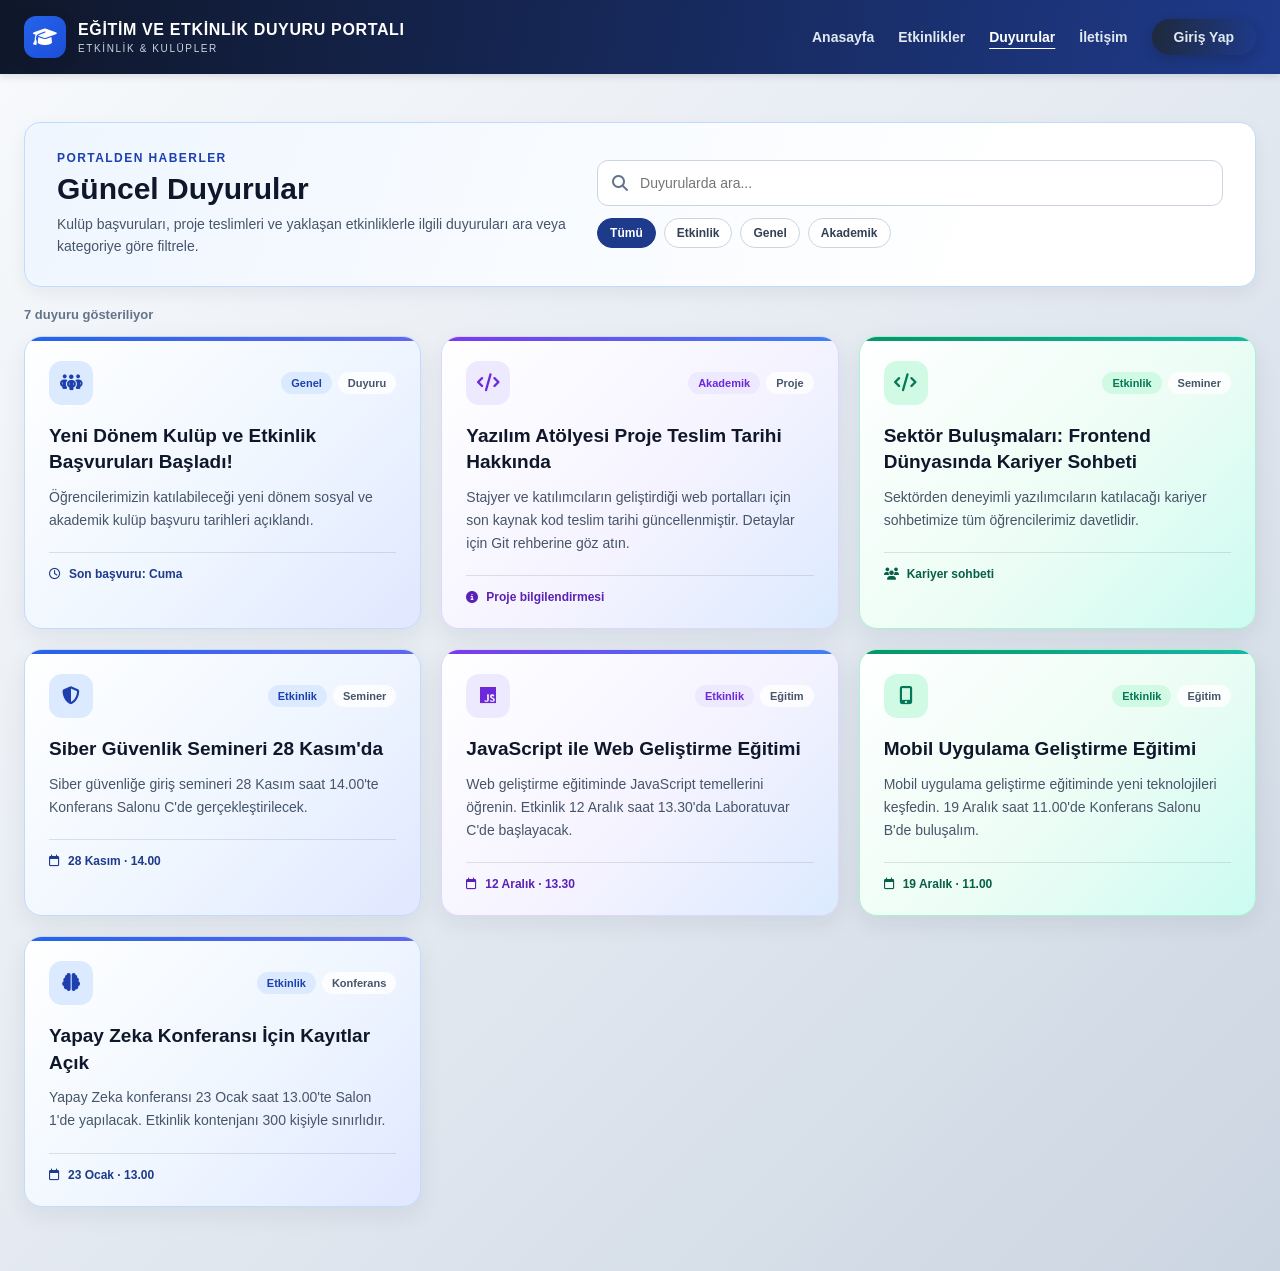
<file: duyurular.html>
<!DOCTYPE html>
<html lang="tr">
<head>
    <meta charset="UTF-8">
    <meta name="viewport" content="width=device-width, initial-scale=1.0">
    <link rel="icon" type="image/svg+xml" href="images/favicon.svg">
    <title>Duyurular - Eğitim ve Etkinlik Portalı</title>
    <link rel="stylesheet" href="https://cdnjs.cloudflare.com/ajax/libs/font-awesome/6.4.0/css/all.min.css">
    <link rel="stylesheet" href="css/announcements.css">
</head>
<body>
    <header class="site-header">
        <div class="header-content">
            <a href="index.html" class="brand">
                <span class="brand-icon" aria-hidden="true">
                    <i class="fa-solid fa-graduation-cap"></i>
                </span>
                <span class="brand-copy">
                    <span class="brand-title">EĞİTİM VE ETKİNLİK DUYURU PORTALI</span>
                    <span class="brand-subtitle">Etkinlik &amp; Kulüpler</span>
                </span>
            </a>

            <nav class="main-nav" aria-label="Ana menü">
                <a href="index.html">Anasayfa</a>
                <a href="events.html">Etkinlikler</a>
                <a href="duyurular.html" aria-current="page">Duyurular</a>
                <a href="contact.html">İletişim</a>
                <a href="login.html" class="login-link">Giriş Yap</a>
            </nav>
        </div>
    </header>

    <main class="page-content">
        <section class="page-intro" aria-labelledby="announcements-title">
            <div class="page-intro-heading">
                <p class="eyebrow">Portalden haberler</p>
                <h1 id="announcements-title">Güncel Duyurular</h1>
                <p>Kulüp başvuruları, proje teslimleri ve yaklaşan etkinliklerle ilgili duyuruları ara veya kategoriye göre filtrele.</p>
            </div>
            <div class="announcement-tools">
                <label class="sr-only" for="announcement-search">Duyurularda ara</label>
                <div class="announcement-search">
                    <i class="fa-solid fa-magnifying-glass" aria-hidden="true"></i>
                    <input id="announcement-search" type="search" placeholder="Duyurularda ara..." autocomplete="off">
                </div>
                <div class="announcement-filters" role="group" aria-label="Duyuruları kategoriye göre filtrele">
                    <button class="filter-button is-active" type="button" data-filter="all" aria-pressed="true">Tümü</button>
                    <button class="filter-button" type="button" data-filter="Etkinlik" aria-pressed="false">Etkinlik</button>
                    <button class="filter-button" type="button" data-filter="Genel" aria-pressed="false">Genel</button>
                    <button class="filter-button" type="button" data-filter="Akademik" aria-pressed="false">Akademik</button>
                </div>
            </div>
        </section>

        <p id="announcement-result-count" class="announcement-result-count" role="status" aria-live="polite"></p>
        <section id="current-announcements" class="announcement-grid" aria-label="Güncel duyurular">
            <article class="announcement-card announcement-card--blue" data-category="Genel">
                <div class="card-top-line" aria-hidden="true"></div>
                <div class="card-meta">
                    <span class="card-icon" aria-hidden="true">
                        <i class="fa-solid fa-people-group"></i>
                    </span>
                    <div class="tags">
                        <span class="tag">Genel</span>
                        <span class="tag tag--neutral">Duyuru</span>
                    </div>
                </div>
                <h2>Yeni Dönem Kulüp ve Etkinlik Başvuruları Başladı!</h2>
                <p>Öğrencilerimizin katılabileceği yeni dönem sosyal ve akademik kulüp başvuru tarihleri açıklandı.</p>
                <div class="card-footer">
                    <i class="fa-regular fa-clock" aria-hidden="true"></i>
                    Son başvuru: Cuma
                </div>
            </article>

            <article class="announcement-card announcement-card--violet" data-category="Akademik">
                <div class="card-top-line" aria-hidden="true"></div>
                <div class="card-meta">
                    <span class="card-icon" aria-hidden="true">
                        <i class="fa-solid fa-code"></i>
                    </span>
                    <div class="tags">
                        <span class="tag">Akademik</span>
                        <span class="tag tag--neutral">Proje</span>
                    </div>
                </div>
                <h2>Yazılım Atölyesi Proje Teslim Tarihi Hakkında</h2>
                <p>Stajyer ve katılımcıların geliştirdiği web portalları için son kaynak kod teslim tarihi güncellenmiştir. Detaylar için Git rehberine göz atın.</p>
                <div class="card-footer">
                    <i class="fa-solid fa-circle-info" aria-hidden="true"></i>
                    Proje bilgilendirmesi
                </div>
            </article>

            <article class="announcement-card announcement-card--green" data-category="Etkinlik">
                <div class="card-top-line" aria-hidden="true"></div>
                <div class="card-meta">
                    <span class="card-icon" aria-hidden="true">
                        <i class="fa-solid fa-code"></i>
                    </span>
                    <div class="tags">
                        <span class="tag">Etkinlik</span>
                        <span class="tag tag--neutral">Seminer</span>
                    </div>
                </div>
                <h2>Sektör Buluşmaları: Frontend Dünyasında Kariyer Sohbeti</h2>
                <p>Sektörden deneyimli yazılımcıların katılacağı kariyer sohbetimize tüm öğrencilerimiz davetlidir.</p>
                <div class="card-footer">
                    <i class="fa-solid fa-users" aria-hidden="true"></i>
                    Kariyer sohbeti
                </div>
            </article>

            <article class="announcement-card announcement-card--blue" data-category="Etkinlik">
                <div class="card-top-line" aria-hidden="true"></div>
                <div class="card-meta">
                    <span class="card-icon" aria-hidden="true">
                        <i class="fa-solid fa-shield-halved"></i>
                    </span>
                    <div class="tags">
                        <span class="tag">Etkinlik</span>
                        <span class="tag tag--neutral">Seminer</span>
                    </div>
                </div>
                <h2>Siber Güvenlik Semineri 28 Kasım'da</h2>
                <p>Siber güvenliğe giriş semineri 28 Kasım saat 14.00'te Konferans Salonu C'de gerçekleştirilecek.</p>
                <div class="card-footer">
                    <i class="fa-regular fa-calendar" aria-hidden="true"></i>
                    28 Kasım · 14.00
                </div>
            </article>

            <article class="announcement-card announcement-card--violet" data-category="Etkinlik">
                <div class="card-top-line" aria-hidden="true"></div>
                <div class="card-meta">
                    <span class="card-icon" aria-hidden="true">
                        <i class="fa-brands fa-js"></i>
                    </span>
                    <div class="tags">
                        <span class="tag">Etkinlik</span>
                        <span class="tag tag--neutral">Eğitim</span>
                    </div>
                </div>
                <h2>JavaScript ile Web Geliştirme Eğitimi</h2>
                <p>Web geliştirme eğitiminde JavaScript temellerini öğrenin. Etkinlik 12 Aralık saat 13.30'da Laboratuvar C'de başlayacak.</p>
                <div class="card-footer">
                    <i class="fa-regular fa-calendar" aria-hidden="true"></i>
                    12 Aralık · 13.30
                </div>
            </article>

            <article class="announcement-card announcement-card--green" data-category="Etkinlik">
                <div class="card-top-line" aria-hidden="true"></div>
                <div class="card-meta">
                    <span class="card-icon" aria-hidden="true">
                        <i class="fa-solid fa-mobile-screen-button"></i>
                    </span>
                    <div class="tags">
                        <span class="tag">Etkinlik</span>
                        <span class="tag tag--neutral">Eğitim</span>
                    </div>
                </div>
                <h2>Mobil Uygulama Geliştirme Eğitimi</h2>
                <p>Mobil uygulama geliştirme eğitiminde yeni teknolojileri keşfedin. 19 Aralık saat 11.00'de Konferans Salonu B'de buluşalım.</p>
                <div class="card-footer">
                    <i class="fa-regular fa-calendar" aria-hidden="true"></i>
                    19 Aralık · 11.00
                </div>
            </article>

            <article class="announcement-card announcement-card--blue" data-category="Etkinlik">
                <div class="card-top-line" aria-hidden="true"></div>
                <div class="card-meta">
                    <span class="card-icon" aria-hidden="true">
                        <i class="fa-solid fa-brain"></i>
                    </span>
                    <div class="tags">
                        <span class="tag">Etkinlik</span>
                        <span class="tag tag--neutral">Konferans</span>
                    </div>
                </div>
                <h2>Yapay Zeka Konferansı İçin Kayıtlar Açık</h2>
                <p>Yapay Zeka konferansı 23 Ocak saat 13.00'te Salon 1'de yapılacak. Etkinlik kontenjanı 300 kişiyle sınırlıdır.</p>
                <div class="card-footer">
                    <i class="fa-regular fa-calendar" aria-hidden="true"></i>
                    23 Ocak · 13.00
                </div>
            </article>
        </section>
        <p id="announcement-empty-state" class="announcement-empty-state" hidden>Aramanla eşleşen bir duyuru bulunamadı. Farklı bir kelime veya kategori deneyebilirsin.</p>
    </main>
    <script src="js/announcements.js"></script>
</body>
</html>
</file>
<file: css/announcements.css>
* {
    box-sizing: border-box;
}

body {
    min-height: 100vh;
    margin: 0;
    background: linear-gradient(135deg, #f8fafc, #e2e8f0 55%, #cbd5e1);
    color: #1e293b;
    font-family: Arial, sans-serif;
}

.site-header {
    padding: 16px 24px;
    background: linear-gradient(100deg, #0f172a, #1e3a8a);
    box-shadow: 0 2px 8px rgb(15 23 42 / 14%);
}

.header-content {
    display: flex;
    max-width: 1280px;
    margin: 0 auto;
    align-items: center;
    justify-content: space-between;
    gap: 24px;
}

.brand {
    display: flex;
    align-items: center;
    gap: 12px;
    color: #fff;
    text-decoration: none;
}

.brand-icon {
    display: flex;
    width: 42px;
    height: 42px;
    align-items: center;
    justify-content: center;
    border-radius: 12px;
    background: linear-gradient(135deg, #2563eb, #1d4ed8);
    box-shadow: 0 4px 12px rgb(15 23 42 / 25%);
    font-size: 19px;
}

.brand-copy {
    display: flex;
    flex-direction: column;
    gap: 4px;
}

.brand-title {
    font-size: 16px;
    font-weight: 700;
    letter-spacing: 0.04em;
}

.brand-subtitle {
    color: #cbd5e1;
    font-size: 10px;
    letter-spacing: 0.16em;
    text-transform: uppercase;
}

.main-nav {
    display: flex;
    flex-wrap: wrap;
    align-items: center;
    justify-content: center;
    gap: 24px;
}

.main-nav a {
    color: #e2e8f0;
    font-size: 14px;
    font-weight: 600;
    text-decoration: none;
    transition: color 180ms ease, background-color 180ms ease;
}

.main-nav a:hover,
.main-nav a[aria-current="page"] {
    color: #fff;
}

.main-nav a[aria-current="page"] {
    text-decoration: underline;
    text-underline-offset: 6px;
}

.main-nav .login-link {
    padding: 10px 22px;
    border-radius: 24px;
    background: linear-gradient(100deg, #1e293b, #1e3a8a);
    box-shadow: 0 4px 12px rgb(15 23 42 / 25%);
}

.main-nav .login-link:hover {
    background: #27364b;
}

.page-content {
    width: min(100% - 48px, 1280px);
    margin: 0 auto;
    padding: 48px 0 64px;
}

.page-intro {
    display: grid;
    grid-template-columns: minmax(0, 0.9fr) minmax(360px, 1.1fr);
    align-items: center;
    gap: 28px;
    padding: 28px 32px;
    margin-bottom: 32px;
    border: 1px solid #bfdbfe;
    border-radius: 16px;
    background: linear-gradient(110deg, #eff6ff, #fff 80%);
    box-shadow: 0 6px 18px rgb(15 23 42 / 6%);
}

.page-intro-heading {
    max-width: 520px;
}

.page-intro .eyebrow {
    margin: 0 0 6px;
    color: #1e40af;
    font-size: 12px;
    font-weight: 700;
    letter-spacing: 0.12em;
    text-transform: uppercase;
}

.page-intro h1 {
    margin: 0 0 6px;
    color: #0f172a;
    font-size: 30px;
    line-height: 1.2;
}

.page-intro-heading > p:last-of-type {
    margin: 0;
    color: #475569;
    font-size: 14px;
    line-height: 1.6;
}

.sr-only {
    position: absolute;
    width: 1px;
    height: 1px;
    overflow: hidden;
    clip: rect(0, 0, 0, 0);
    white-space: nowrap;
    clip-path: inset(50%);
}

.announcement-tools {
    display: grid;
    gap: 12px;
}

.announcement-search {
    position: relative;
}

.announcement-search > i {
    position: absolute;
    top: 50%;
    left: 15px;
    color: #64748b;
    transform: translateY(-50%);
}

.announcement-search input {
    width: 100%;
    min-height: 46px;
    padding: 11px 14px 11px 42px;
    border: 1px solid #cbd5e1;
    border-radius: 11px;
    background: #fff;
    color: #0f172a;
    font: inherit;
    font-size: 14px;
}

.announcement-search input:focus {
    border-color: #2563eb;
    outline: 3px solid rgb(37 99 235 / 16%);
}

.announcement-filters {
    display: flex;
    flex-wrap: wrap;
    gap: 8px;
}

.filter-button {
    padding: 7px 12px;
    border: 1px solid #cbd5e1;
    border-radius: 999px;
    background: #fff;
    color: #334155;
    cursor: pointer;
    font: inherit;
    font-size: 12px;
    font-weight: 700;
    transition: border-color 180ms ease, background-color 180ms ease, color 180ms ease;
}

.filter-button:hover {
    border-color: #93c5fd;
    background: #eff6ff;
}

.filter-button.is-active {
    border-color: #1e3a8a;
    background: #1e3a8a;
    color: #fff;
}

.filter-button:focus-visible {
    outline: 3px solid rgb(37 99 235 / 25%);
    outline-offset: 2px;
}

.announcement-result-count {
    margin: -12px 0 14px;
    color: #64748b;
    font-size: 13px;
    font-weight: 600;
}

.announcement-empty-state {
    padding: 24px;
    border: 1px dashed #94a3b8;
    border-radius: 14px;
    color: #475569;
    text-align: center;
}

.announcement-grid {
    display: grid;
    grid-template-columns: repeat(3, minmax(0, 1fr));
    gap: 20px;
}

.announcement-card {
    position: relative;
    overflow: hidden;
    padding: 24px;
    border: 1px solid;
    border-radius: 18px;
    box-shadow: 0 8px 24px rgb(15 23 42 / 7%);
    transition: transform 200ms ease, box-shadow 200ms ease;
}

.announcement-card:hover {
    transform: translateY(-4px);
    box-shadow: 0 14px 30px rgb(15 23 42 / 12%);
}

.announcement-card--blue {
    border-color: #bfdbfe;
    background: linear-gradient(135deg, #fff, #eff6ff 55%, #e0e7ff);
}

.announcement-card--violet {
    border-color: #ddd6fe;
    background: linear-gradient(135deg, #fff, #f5f3ff 55%, #dbeafe);
}

.announcement-card--green {
    border-color: #a7f3d0;
    background: linear-gradient(135deg, #fff, #ecfdf5 55%, #ccfbf1);
}

.card-top-line {
    position: absolute;
    top: 0;
    right: 0;
    left: 0;
    height: 4px;
    background: linear-gradient(90deg, #2563eb, #6366f1);
}

.announcement-card--violet .card-top-line {
    background: linear-gradient(90deg, #7c3aed, #3b82f6);
}

.announcement-card--green .card-top-line {
    background: linear-gradient(90deg, #059669, #14b8a6);
}

.card-meta {
    display: flex;
    align-items: center;
    justify-content: space-between;
    gap: 12px;
}

.card-icon {
    display: flex;
    width: 44px;
    height: 44px;
    flex: 0 0 auto;
    align-items: center;
    justify-content: center;
    border-radius: 13px;
    background: #dbeafe;
    color: #1e40af;
    font-size: 18px;
}

.announcement-card--violet .card-icon {
    background: #ede9fe;
    color: #6d28d9;
}

.announcement-card--green .card-icon {
    background: #d1fae5;
    color: #047857;
}

.tags {
    display: flex;
    flex-wrap: wrap;
    justify-content: flex-end;
    gap: 6px;
}

.tag {
    padding: 5px 10px;
    border-radius: 999px;
    background: #dbeafe;
    color: #1e40af;
    font-size: 11px;
    font-weight: 700;
}

.announcement-card--violet .tag:first-child {
    background: #ede9fe;
    color: #6d28d9;
}

.announcement-card--green .tag:first-child {
    background: #d1fae5;
    color: #047857;
}

.tag--neutral {
    background: rgb(255 255 255 / 80%);
    color: #475569;
}

.announcement-card h2 {
    margin: 18px 0 10px;
    color: #0f172a;
    font-size: 19px;
    line-height: 1.4;
}

.announcement-card > p {
    margin: 0;
    color: #475569;
    font-size: 14px;
    line-height: 1.65;
}

.card-footer {
    display: flex;
    align-items: center;
    gap: 8px;
    margin-top: 20px;
    padding-top: 14px;
    border-top: 1px solid rgb(100 116 139 / 20%);
    color: #1e3a8a;
    font-size: 12px;
    font-weight: 700;
}

.announcement-card--violet .card-footer {
    color: #5b21b6;
}

.announcement-card--green .card-footer {
    color: #065f46;
}

@media (max-width: 900px) {
    .header-content {
        flex-direction: column;
    }

    .announcement-grid {
        grid-template-columns: repeat(2, minmax(0, 1fr));
    }

    .page-intro {
        grid-template-columns: 1fr;
        gap: 20px;
    }

    .announcement-card--green {
        grid-column: 1 / -1;
    }

}

@media (max-width: 600px) {
    .site-header {
        padding: 16px;
    }

    .brand-title {
        font-size: 13px;
    }

    .main-nav {
        gap: 14px;
    }

    .page-content {
        width: min(100% - 32px, 1280px);
        padding-top: 36px;
    }

    .page-intro {
        padding: 24px 20px;
    }

    .page-intro h1 {
        font-size: 27px;
    }

    .announcement-filters {
        gap: 6px;
    }

    .filter-button {
        padding: 7px 10px;
    }

    .announcement-grid {
        grid-template-columns: 1fr;
    }

    .announcement-card--green {
        grid-column: auto;
    }
}

@media (prefers-reduced-motion: reduce) {
    .announcement-card,
    .main-nav a,
    .filter-button {
        transition: none;
    }
}
</file>
